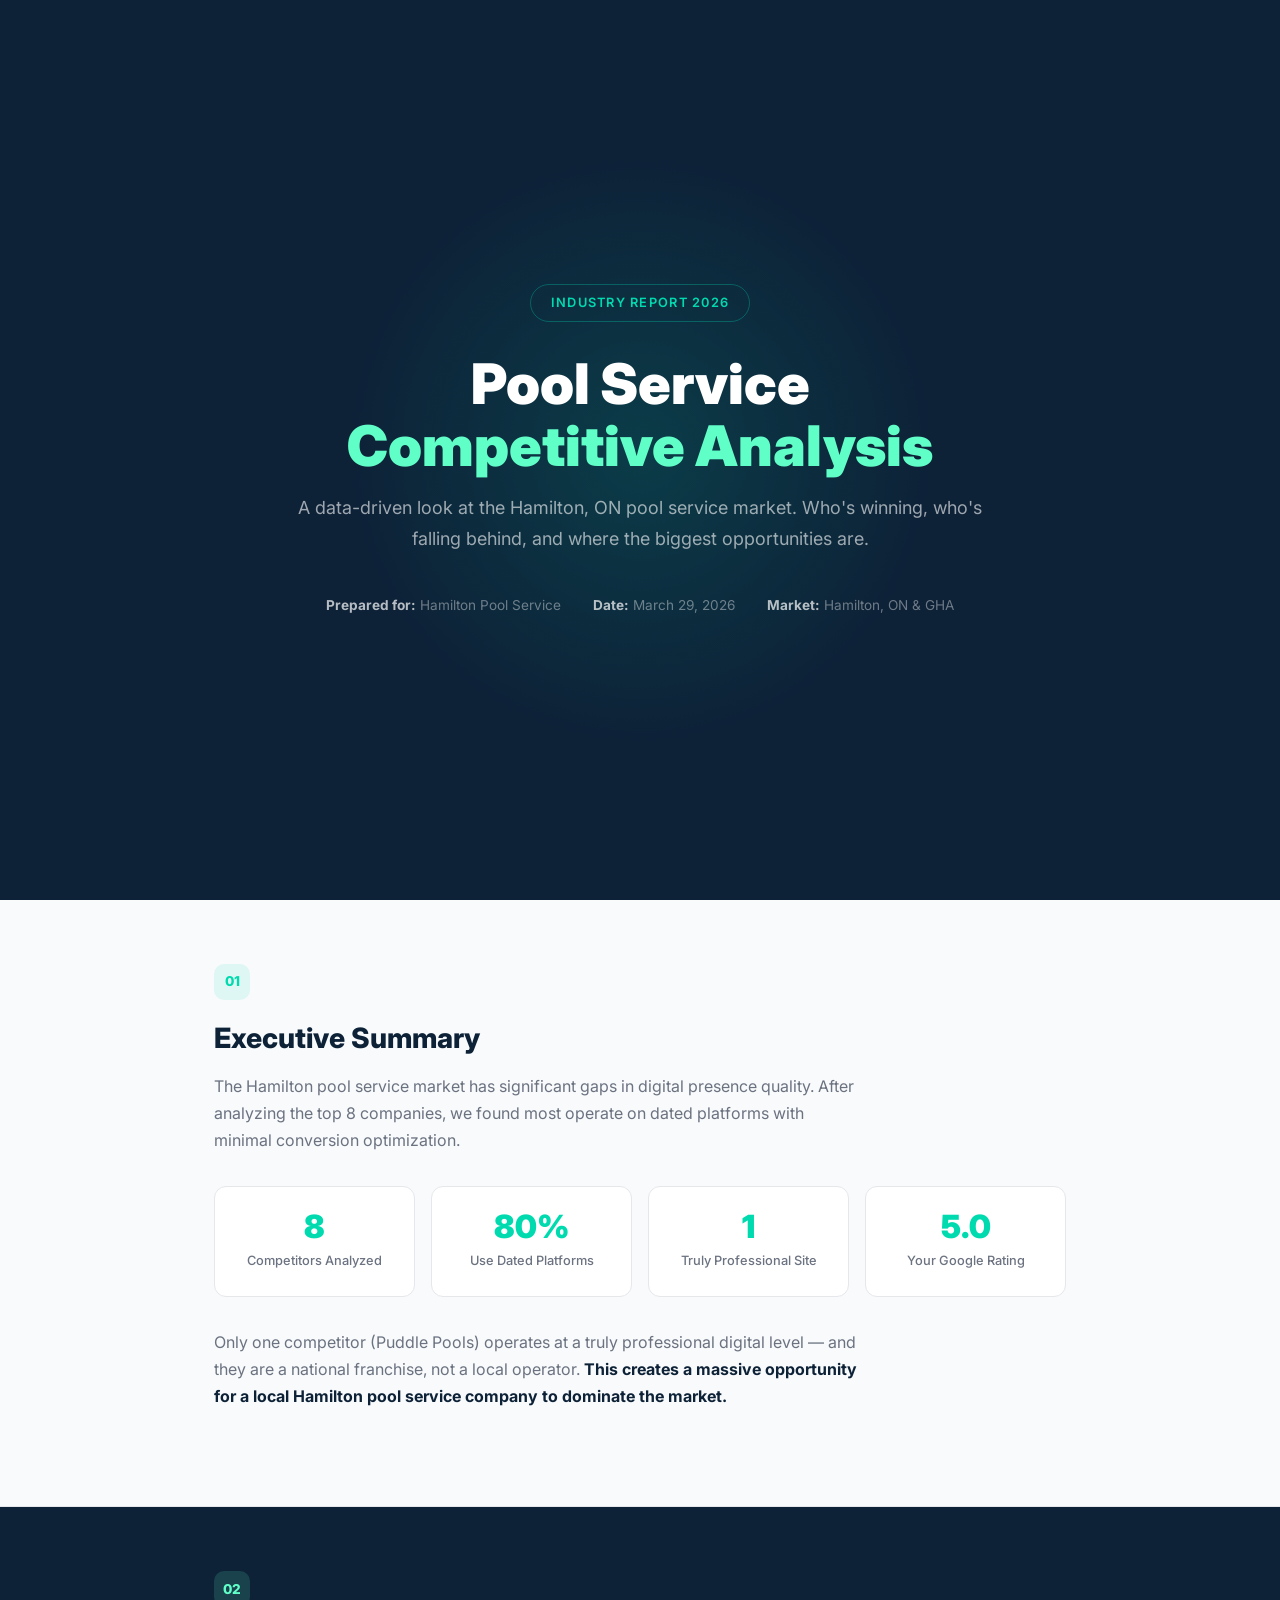
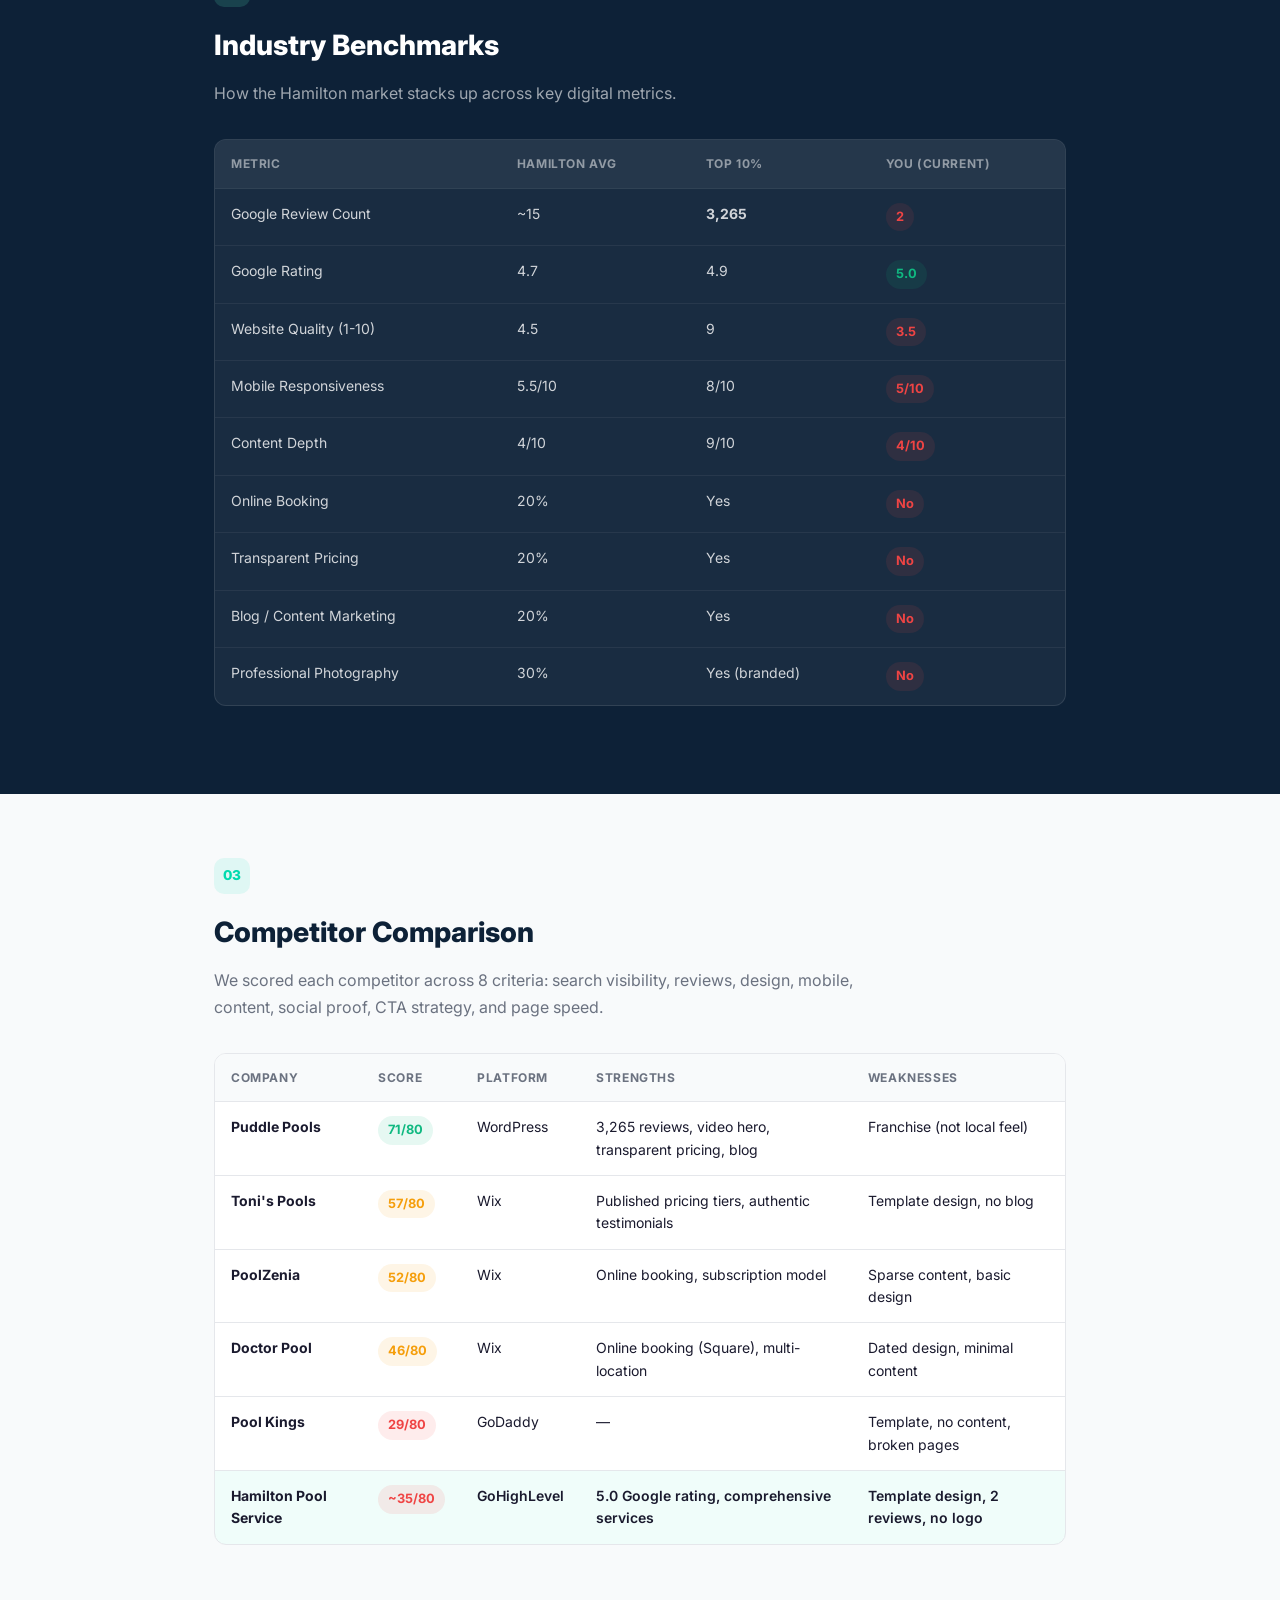
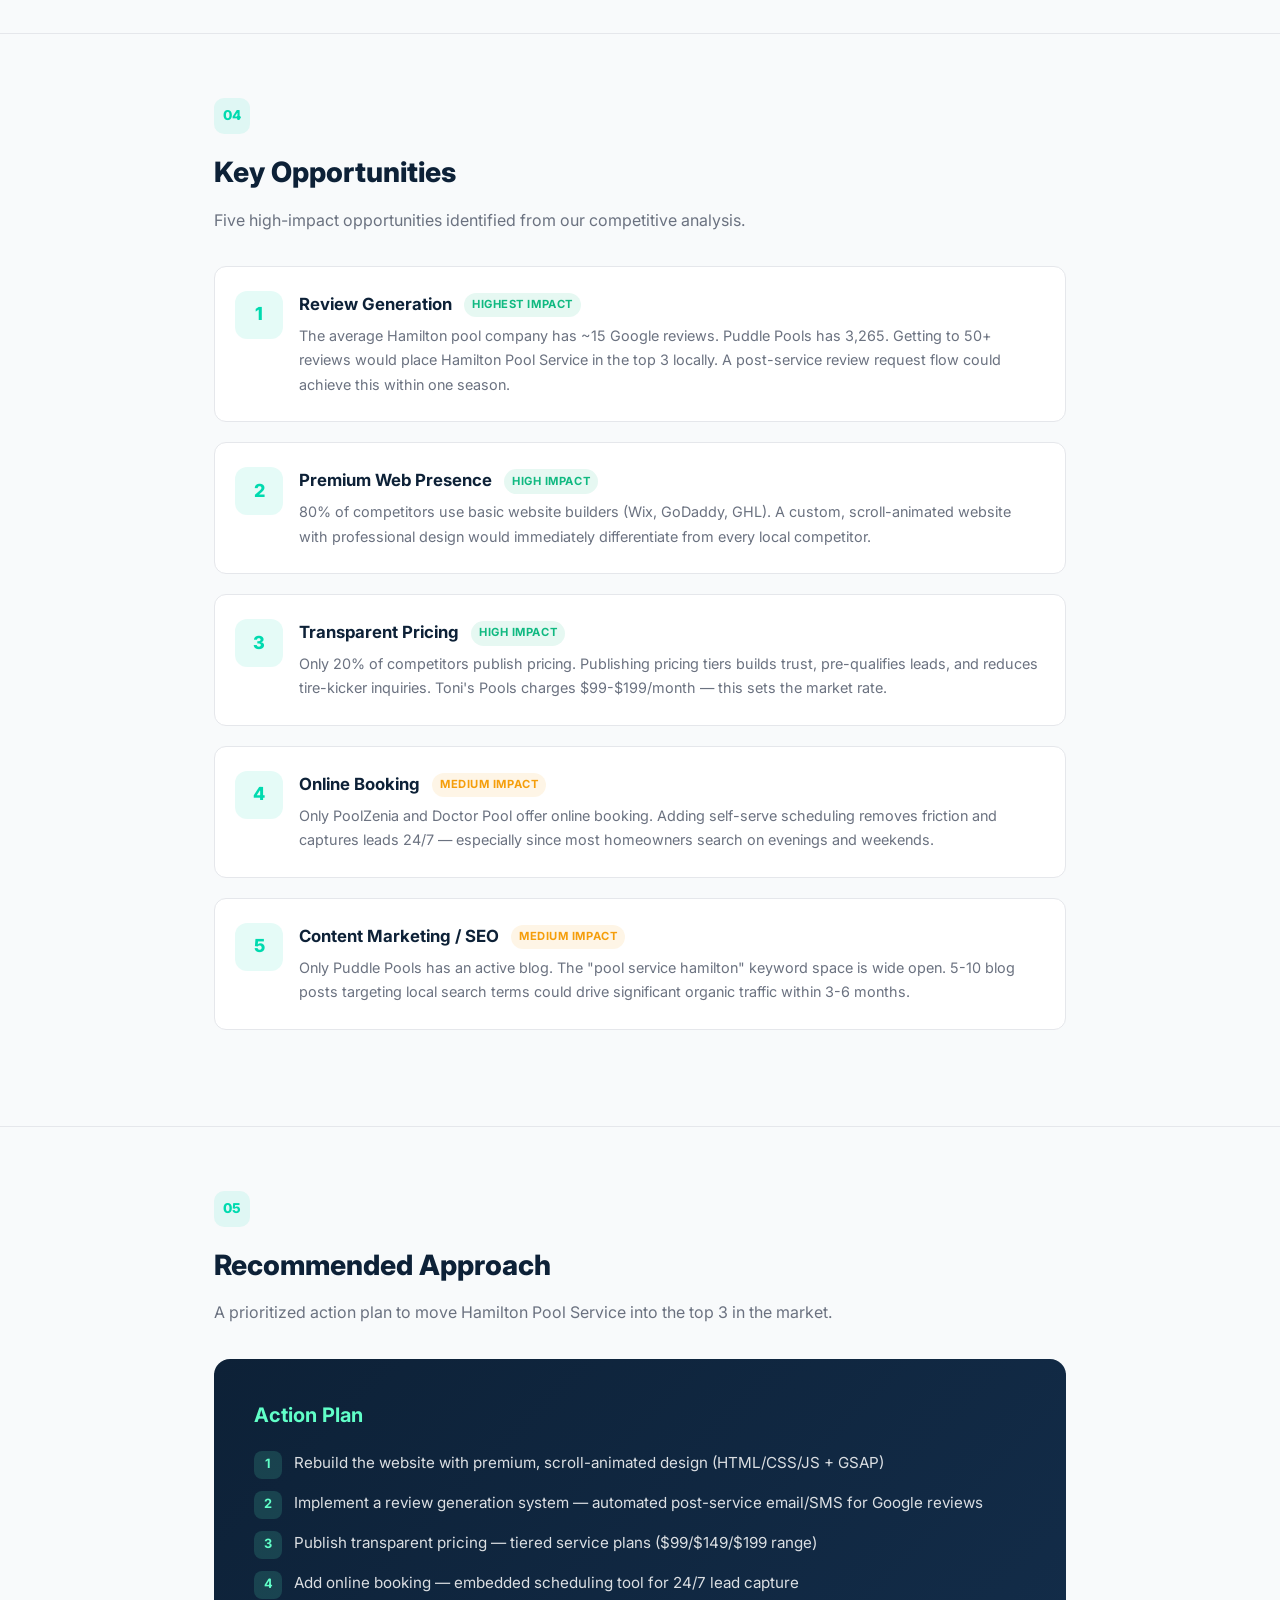
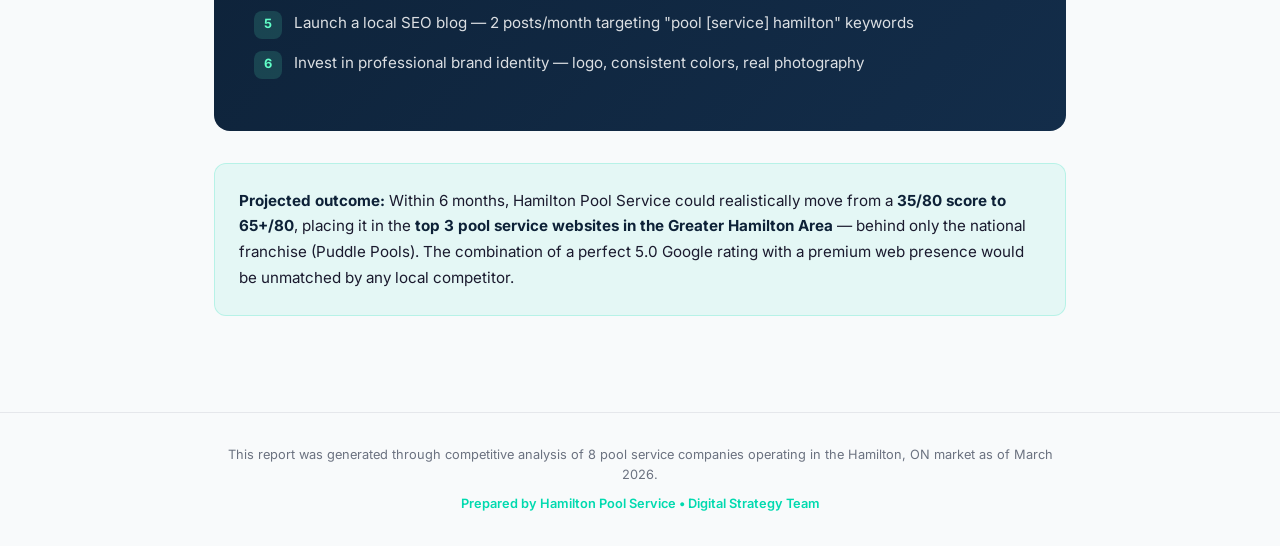
<file: research/niche-analysis-report.html>
<!DOCTYPE html>
<html lang="en">
<head>
  <meta charset="UTF-8">
  <meta name="viewport" content="width=device-width, initial-scale=1.0">
  <title>Pool Service Industry Report — Hamilton, ON</title>
  <link rel="preconnect" href="https://fonts.googleapis.com">
  <link rel="preconnect" href="https://fonts.gstatic.com" crossorigin>
  <link href="https://fonts.googleapis.com/css2?family=Inter:wght@400;500;600;700;800;900&display=swap" rel="stylesheet">
  <style>
    *, *::before, *::after { box-sizing: border-box; margin: 0; padding: 0; }

    :root {
      --navy: #0D2137;
      --navy-light: #132D4A;
      --teal: #00DAAF;
      --mint: #61FFC8;
      --bg: #F8FAFB;
      --white: #FFFFFF;
      --text: #1A1A2E;
      --muted: #6B7280;
      --border: #E5E7EB;
      --red: #EF4444;
      --amber: #F59E0B;
      --green: #10B981;
    }

    html { scroll-behavior: smooth; }

    body {
      font-family: 'Inter', -apple-system, BlinkMacSystemFont, sans-serif;
      color: var(--text);
      background: var(--bg);
      line-height: 1.6;
      -webkit-font-smoothing: antialiased;
    }

    /* --- Cover Page --- */
    .cover {
      min-height: 100vh;
      background: var(--navy);
      display: flex;
      align-items: center;
      justify-content: center;
      text-align: center;
      padding: 2rem;
      position: relative;
      overflow: hidden;
    }

    .cover::before {
      content: '';
      position: absolute;
      width: 600px;
      height: 600px;
      background: radial-gradient(circle, rgba(0,218,175,0.15), transparent 70%);
      top: 50%;
      left: 50%;
      transform: translate(-50%, -50%);
    }

    .cover__content { position: relative; z-index: 1; max-width: 700px; }

    .cover__badge {
      display: inline-block;
      padding: 0.5rem 1.25rem;
      border: 1px solid rgba(0,218,175,0.3);
      border-radius: 999px;
      color: var(--teal);
      font-size: 0.8rem;
      font-weight: 600;
      text-transform: uppercase;
      letter-spacing: 0.1em;
      margin-bottom: 2rem;
    }

    .cover__title {
      font-size: clamp(2.5rem, 5vw, 3.5rem);
      font-weight: 900;
      color: var(--white);
      line-height: 1.1;
      margin-bottom: 1rem;
    }

    .cover__title span { color: var(--mint); }

    .cover__subtitle {
      font-size: 1.125rem;
      color: rgba(255,255,255,0.6);
      margin-bottom: 2.5rem;
      line-height: 1.7;
    }

    .cover__meta {
      display: flex;
      justify-content: center;
      gap: 2rem;
      flex-wrap: wrap;
      font-size: 0.85rem;
      color: rgba(255,255,255,0.4);
    }

    .cover__meta strong { color: rgba(255,255,255,0.7); }

    /* --- Container --- */
    .container {
      max-width: 900px;
      margin: 0 auto;
      padding: 0 1.5rem;
    }

    /* --- Section --- */
    .report-section {
      padding: 4rem 0;
    }

    .report-section + .report-section {
      border-top: 1px solid var(--border);
    }

    .report-section--dark {
      background: var(--navy);
      color: var(--white);
      border: none;
    }

    .report-section--dark + .report-section {
      border-top: none;
    }

    .section-number {
      display: inline-flex;
      align-items: center;
      justify-content: center;
      width: 36px;
      height: 36px;
      background: rgba(0,218,175,0.1);
      border-radius: 10px;
      font-size: 0.85rem;
      font-weight: 800;
      color: var(--teal);
      margin-bottom: 1rem;
    }

    .report-section--dark .section-number {
      background: rgba(97,255,200,0.15);
      color: var(--mint);
    }

    h2 {
      font-size: 1.75rem;
      font-weight: 800;
      margin-bottom: 0.75rem;
      color: var(--navy);
    }

    .report-section--dark h2 { color: var(--white); }

    h3 {
      font-size: 1.25rem;
      font-weight: 700;
      margin: 2rem 0 0.75rem;
      color: var(--navy);
    }

    .report-section--dark h3 { color: var(--mint); }

    .section-desc {
      font-size: 1rem;
      color: var(--muted);
      margin-bottom: 2rem;
      max-width: 650px;
      line-height: 1.7;
    }

    .report-section--dark .section-desc {
      color: rgba(255,255,255,0.6);
    }

    /* --- Tables --- */
    .table-wrap {
      overflow-x: auto;
      margin: 1.5rem 0;
      border-radius: 12px;
      border: 1px solid var(--border);
      background: var(--white);
    }

    .report-section--dark .table-wrap {
      border-color: rgba(255,255,255,0.1);
      background: rgba(255,255,255,0.05);
    }

    table {
      width: 100%;
      border-collapse: collapse;
      font-size: 0.875rem;
    }

    thead th {
      background: var(--bg);
      font-weight: 700;
      text-align: left;
      padding: 0.875rem 1rem;
      font-size: 0.75rem;
      text-transform: uppercase;
      letter-spacing: 0.05em;
      color: var(--muted);
      border-bottom: 1px solid var(--border);
      white-space: nowrap;
    }

    .report-section--dark thead th {
      background: rgba(255,255,255,0.05);
      color: rgba(255,255,255,0.5);
      border-bottom-color: rgba(255,255,255,0.1);
    }

    td {
      padding: 0.875rem 1rem;
      border-bottom: 1px solid var(--border);
      vertical-align: top;
    }

    .report-section--dark td {
      border-bottom-color: rgba(255,255,255,0.06);
      color: rgba(255,255,255,0.8);
    }

    tr:last-child td { border-bottom: none; }

    tbody tr:hover { background: rgba(0,218,175,0.03); }

    /* Score badges */
    .score { font-weight: 700; font-size: 0.8rem; padding: 0.25rem 0.625rem; border-radius: 999px; display: inline-block; }
    .score--high { background: rgba(16,185,129,0.1); color: var(--green); }
    .score--mid { background: rgba(245,158,11,0.1); color: var(--amber); }
    .score--low { background: rgba(239,68,68,0.1); color: var(--red); }

    /* Highlight row */
    .row-highlight td {
      background: rgba(0,218,175,0.06);
      font-weight: 600;
    }

    /* --- Stat Cards --- */
    .stats-grid {
      display: grid;
      grid-template-columns: repeat(auto-fit, minmax(200px, 1fr));
      gap: 1rem;
      margin: 2rem 0;
    }

    .stat-card {
      background: var(--white);
      border: 1px solid var(--border);
      border-radius: 12px;
      padding: 1.5rem;
      text-align: center;
    }

    .report-section--dark .stat-card {
      background: rgba(255,255,255,0.05);
      border-color: rgba(255,255,255,0.1);
    }

    .stat-card__value {
      font-size: 2rem;
      font-weight: 900;
      color: var(--teal);
      line-height: 1;
      margin-bottom: 0.5rem;
    }

    .stat-card__label {
      font-size: 0.8rem;
      color: var(--muted);
      font-weight: 500;
    }

    .report-section--dark .stat-card__label {
      color: rgba(255,255,255,0.5);
    }

    /* --- Opportunity Cards --- */
    .opportunity-list {
      display: flex;
      flex-direction: column;
      gap: 1.25rem;
      margin: 2rem 0;
    }

    .opportunity {
      background: var(--white);
      border: 1px solid var(--border);
      border-radius: 12px;
      padding: 1.5rem 1.5rem 1.5rem 1.25rem;
      display: grid;
      grid-template-columns: 48px 1fr;
      gap: 1rem;
      align-items: start;
      transition: box-shadow 0.2s ease;
    }

    .opportunity:hover {
      box-shadow: 0 4px 12px rgba(0,0,0,0.06);
    }

    .opportunity__number {
      width: 48px;
      height: 48px;
      background: rgba(0,218,175,0.1);
      border-radius: 12px;
      display: flex;
      align-items: center;
      justify-content: center;
      font-size: 1.125rem;
      font-weight: 800;
      color: var(--teal);
      flex-shrink: 0;
    }

    .opportunity__title {
      font-size: 1.05rem;
      font-weight: 700;
      color: var(--navy);
      margin-bottom: 0.375rem;
    }

    .opportunity__impact {
      display: inline-block;
      font-size: 0.7rem;
      font-weight: 700;
      text-transform: uppercase;
      letter-spacing: 0.05em;
      padding: 0.2rem 0.5rem;
      border-radius: 999px;
      margin-left: 0.5rem;
      vertical-align: middle;
    }

    .opportunity__impact--high { background: rgba(16,185,129,0.1); color: var(--green); }
    .opportunity__impact--medium { background: rgba(245,158,11,0.1); color: var(--amber); }

    .opportunity__desc {
      font-size: 0.9rem;
      color: var(--muted);
      line-height: 1.7;
    }

    /* --- Recommendation Box --- */
    .recommendation {
      background: linear-gradient(135deg, var(--navy), var(--navy-light));
      border-radius: 16px;
      padding: 2.5rem;
      margin: 2rem 0;
      color: var(--white);
    }

    .recommendation h3 {
      color: var(--mint);
      margin-top: 0;
      font-size: 1.25rem;
    }

    .recommendation ol {
      list-style: none;
      counter-reset: rec;
      margin: 1.25rem 0 0;
    }

    .recommendation li {
      counter-increment: rec;
      display: flex;
      gap: 0.75rem;
      align-items: baseline;
      margin-bottom: 0.75rem;
      font-size: 0.95rem;
      color: rgba(255,255,255,0.85);
      line-height: 1.6;
    }

    .recommendation li::before {
      content: counter(rec);
      flex-shrink: 0;
      width: 28px;
      height: 28px;
      display: flex;
      align-items: center;
      justify-content: center;
      background: rgba(97,255,200,0.15);
      border-radius: 8px;
      font-size: 0.8rem;
      font-weight: 700;
      color: var(--mint);
    }

    /* --- Projected Outcome --- */
    .outcome {
      background: rgba(0,218,175,0.08);
      border: 1px solid rgba(0,218,175,0.2);
      border-radius: 12px;
      padding: 1.5rem;
      margin: 2rem 0;
    }

    .outcome p {
      font-size: 0.95rem;
      line-height: 1.7;
      color: var(--text);
    }

    .outcome strong { color: var(--navy); }

    /* --- Footer --- */
    .report-footer {
      padding: 2rem 0;
      text-align: center;
      font-size: 0.8rem;
      color: var(--muted);
      border-top: 1px solid var(--border);
    }

    /* --- Print --- */
    @media print {
      .cover { min-height: auto; padding: 3rem 2rem; page-break-after: always; }
      .report-section { page-break-inside: avoid; }
      body { background: white; }
    }

    /* --- Mobile --- */
    @media (max-width: 640px) {
      .stats-grid { grid-template-columns: 1fr 1fr; }
      .cover__meta { flex-direction: column; gap: 0.5rem; }
      .opportunity { grid-template-columns: 1fr; }
      .opportunity__number { width: 36px; height: 36px; font-size: 0.9rem; }
      table { font-size: 0.8rem; }
      td, thead th { padding: 0.625rem 0.75rem; }
    }
  </style>
</head>
<body>

  <!-- ===== COVER PAGE ===== -->
  <section class="cover">
    <div class="cover__content">
      <div class="cover__badge">Industry Report 2026</div>
      <h1 class="cover__title">Pool Service<br><span>Competitive Analysis</span></h1>
      <p class="cover__subtitle">A data-driven look at the Hamilton, ON pool service market. Who's winning, who's falling behind, and where the biggest opportunities are.</p>
      <div class="cover__meta">
        <span><strong>Prepared for:</strong> Hamilton Pool Service</span>
        <span><strong>Date:</strong> March 29, 2026</span>
        <span><strong>Market:</strong> Hamilton, ON &amp; GHA</span>
      </div>
    </div>
  </section>

  <!-- ===== EXECUTIVE SUMMARY ===== -->
  <section class="report-section">
    <div class="container">
      <div class="section-number">01</div>
      <h2>Executive Summary</h2>
      <p class="section-desc">The Hamilton pool service market has significant gaps in digital presence quality. After analyzing the top 8 companies, we found most operate on dated platforms with minimal conversion optimization.</p>

      <div class="stats-grid">
        <div class="stat-card">
          <div class="stat-card__value">8</div>
          <div class="stat-card__label">Competitors Analyzed</div>
        </div>
        <div class="stat-card">
          <div class="stat-card__value">80%</div>
          <div class="stat-card__label">Use Dated Platforms</div>
        </div>
        <div class="stat-card">
          <div class="stat-card__value">1</div>
          <div class="stat-card__label">Truly Professional Site</div>
        </div>
        <div class="stat-card">
          <div class="stat-card__value">5.0</div>
          <div class="stat-card__label">Your Google Rating</div>
        </div>
      </div>

      <p class="section-desc">Only one competitor (Puddle Pools) operates at a truly professional digital level — and they are a national franchise, not a local operator. <strong style="color:var(--navy)">This creates a massive opportunity for a local Hamilton pool service company to dominate the market.</strong></p>
    </div>
  </section>

  <!-- ===== INDUSTRY BENCHMARKS ===== -->
  <section class="report-section report-section--dark">
    <div class="container">
      <div class="section-number">02</div>
      <h2>Industry Benchmarks</h2>
      <p class="section-desc">How the Hamilton market stacks up across key digital metrics.</p>

      <div class="table-wrap">
        <table>
          <thead>
            <tr>
              <th>Metric</th>
              <th>Hamilton Avg</th>
              <th>Top 10%</th>
              <th>You (Current)</th>
            </tr>
          </thead>
          <tbody>
            <tr>
              <td>Google Review Count</td>
              <td>~15</td>
              <td><strong>3,265</strong></td>
              <td><span class="score score--low">2</span></td>
            </tr>
            <tr>
              <td>Google Rating</td>
              <td>4.7</td>
              <td>4.9</td>
              <td><span class="score score--high">5.0</span></td>
            </tr>
            <tr>
              <td>Website Quality (1-10)</td>
              <td>4.5</td>
              <td>9</td>
              <td><span class="score score--low">3.5</span></td>
            </tr>
            <tr>
              <td>Mobile Responsiveness</td>
              <td>5.5/10</td>
              <td>8/10</td>
              <td><span class="score score--low">5/10</span></td>
            </tr>
            <tr>
              <td>Content Depth</td>
              <td>4/10</td>
              <td>9/10</td>
              <td><span class="score score--low">4/10</span></td>
            </tr>
            <tr>
              <td>Online Booking</td>
              <td>20%</td>
              <td>Yes</td>
              <td><span class="score score--low">No</span></td>
            </tr>
            <tr>
              <td>Transparent Pricing</td>
              <td>20%</td>
              <td>Yes</td>
              <td><span class="score score--low">No</span></td>
            </tr>
            <tr>
              <td>Blog / Content Marketing</td>
              <td>20%</td>
              <td>Yes</td>
              <td><span class="score score--low">No</span></td>
            </tr>
            <tr>
              <td>Professional Photography</td>
              <td>30%</td>
              <td>Yes (branded)</td>
              <td><span class="score score--low">No</span></td>
            </tr>
          </tbody>
        </table>
      </div>
    </div>
  </section>

  <!-- ===== COMPETITOR COMPARISON ===== -->
  <section class="report-section">
    <div class="container">
      <div class="section-number">03</div>
      <h2>Competitor Comparison</h2>
      <p class="section-desc">We scored each competitor across 8 criteria: search visibility, reviews, design, mobile, content, social proof, CTA strategy, and page speed.</p>

      <div class="table-wrap">
        <table>
          <thead>
            <tr>
              <th>Company</th>
              <th>Score</th>
              <th>Platform</th>
              <th>Strengths</th>
              <th>Weaknesses</th>
            </tr>
          </thead>
          <tbody>
            <tr>
              <td><strong>Puddle Pools</strong></td>
              <td><span class="score score--high">71/80</span></td>
              <td>WordPress</td>
              <td>3,265 reviews, video hero, transparent pricing, blog</td>
              <td>Franchise (not local feel)</td>
            </tr>
            <tr>
              <td><strong>Toni's Pools</strong></td>
              <td><span class="score score--mid">57/80</span></td>
              <td>Wix</td>
              <td>Published pricing tiers, authentic testimonials</td>
              <td>Template design, no blog</td>
            </tr>
            <tr>
              <td><strong>PoolZenia</strong></td>
              <td><span class="score score--mid">52/80</span></td>
              <td>Wix</td>
              <td>Online booking, subscription model</td>
              <td>Sparse content, basic design</td>
            </tr>
            <tr>
              <td><strong>Doctor Pool</strong></td>
              <td><span class="score score--mid">46/80</span></td>
              <td>Wix</td>
              <td>Online booking (Square), multi-location</td>
              <td>Dated design, minimal content</td>
            </tr>
            <tr>
              <td><strong>Pool Kings</strong></td>
              <td><span class="score score--low">29/80</span></td>
              <td>GoDaddy</td>
              <td>—</td>
              <td>Template, no content, broken pages</td>
            </tr>
            <tr class="row-highlight">
              <td><strong>Hamilton Pool Service</strong></td>
              <td><span class="score score--low">~35/80</span></td>
              <td>GoHighLevel</td>
              <td>5.0 Google rating, comprehensive services</td>
              <td>Template design, 2 reviews, no logo</td>
            </tr>
          </tbody>
        </table>
      </div>
    </div>
  </section>

  <!-- ===== KEY OPPORTUNITIES ===== -->
  <section class="report-section">
    <div class="container">
      <div class="section-number">04</div>
      <h2>Key Opportunities</h2>
      <p class="section-desc">Five high-impact opportunities identified from our competitive analysis.</p>

      <div class="opportunity-list">
        <div class="opportunity">
          <div class="opportunity__number">1</div>
          <div>
            <div class="opportunity__title">Review Generation <span class="opportunity__impact opportunity__impact--high">Highest Impact</span></div>
            <p class="opportunity__desc">The average Hamilton pool company has ~15 Google reviews. Puddle Pools has 3,265. Getting to 50+ reviews would place Hamilton Pool Service in the top 3 locally. A post-service review request flow could achieve this within one season.</p>
          </div>
        </div>
        <div class="opportunity">
          <div class="opportunity__number">2</div>
          <div>
            <div class="opportunity__title">Premium Web Presence <span class="opportunity__impact opportunity__impact--high">High Impact</span></div>
            <p class="opportunity__desc">80% of competitors use basic website builders (Wix, GoDaddy, GHL). A custom, scroll-animated website with professional design would immediately differentiate from every local competitor.</p>
          </div>
        </div>
        <div class="opportunity">
          <div class="opportunity__number">3</div>
          <div>
            <div class="opportunity__title">Transparent Pricing <span class="opportunity__impact opportunity__impact--high">High Impact</span></div>
            <p class="opportunity__desc">Only 20% of competitors publish pricing. Publishing pricing tiers builds trust, pre-qualifies leads, and reduces tire-kicker inquiries. Toni's Pools charges $99-$199/month — this sets the market rate.</p>
          </div>
        </div>
        <div class="opportunity">
          <div class="opportunity__number">4</div>
          <div>
            <div class="opportunity__title">Online Booking <span class="opportunity__impact opportunity__impact--medium">Medium Impact</span></div>
            <p class="opportunity__desc">Only PoolZenia and Doctor Pool offer online booking. Adding self-serve scheduling removes friction and captures leads 24/7 — especially since most homeowners search on evenings and weekends.</p>
          </div>
        </div>
        <div class="opportunity">
          <div class="opportunity__number">5</div>
          <div>
            <div class="opportunity__title">Content Marketing / SEO <span class="opportunity__impact opportunity__impact--medium">Medium Impact</span></div>
            <p class="opportunity__desc">Only Puddle Pools has an active blog. The "pool service hamilton" keyword space is wide open. 5-10 blog posts targeting local search terms could drive significant organic traffic within 3-6 months.</p>
          </div>
        </div>
      </div>
    </div>
  </section>

  <!-- ===== RECOMMENDED APPROACH ===== -->
  <section class="report-section">
    <div class="container">
      <div class="section-number">05</div>
      <h2>Recommended Approach</h2>
      <p class="section-desc">A prioritized action plan to move Hamilton Pool Service into the top 3 in the market.</p>

      <div class="recommendation">
        <h3>Action Plan</h3>
        <ol>
          <li>Rebuild the website with premium, scroll-animated design (HTML/CSS/JS + GSAP)</li>
          <li>Implement a review generation system — automated post-service email/SMS for Google reviews</li>
          <li>Publish transparent pricing — tiered service plans ($99/$149/$199 range)</li>
          <li>Add online booking — embedded scheduling tool for 24/7 lead capture</li>
          <li>Launch a local SEO blog — 2 posts/month targeting "pool [service] hamilton" keywords</li>
          <li>Invest in professional brand identity — logo, consistent colors, real photography</li>
        </ol>
      </div>

      <div class="outcome">
        <p><strong>Projected outcome:</strong> Within 6 months, Hamilton Pool Service could realistically move from a <strong>35/80 score to 65+/80</strong>, placing it in the <strong>top 3 pool service websites in the Greater Hamilton Area</strong> — behind only the national franchise (Puddle Pools). The combination of a perfect 5.0 Google rating with a premium web presence would be unmatched by any local competitor.</p>
      </div>
    </div>
  </section>

  <!-- ===== FOOTER ===== -->
  <footer class="report-footer">
    <div class="container">
      <p>This report was generated through competitive analysis of 8 pool service companies operating in the Hamilton, ON market as of March 2026.</p>
      <p style="margin-top:0.5rem;color:var(--teal);font-weight:600">Prepared by Hamilton Pool Service &bull; Digital Strategy Team</p>
    </div>
  </footer>

</body>
</html>
</file>
